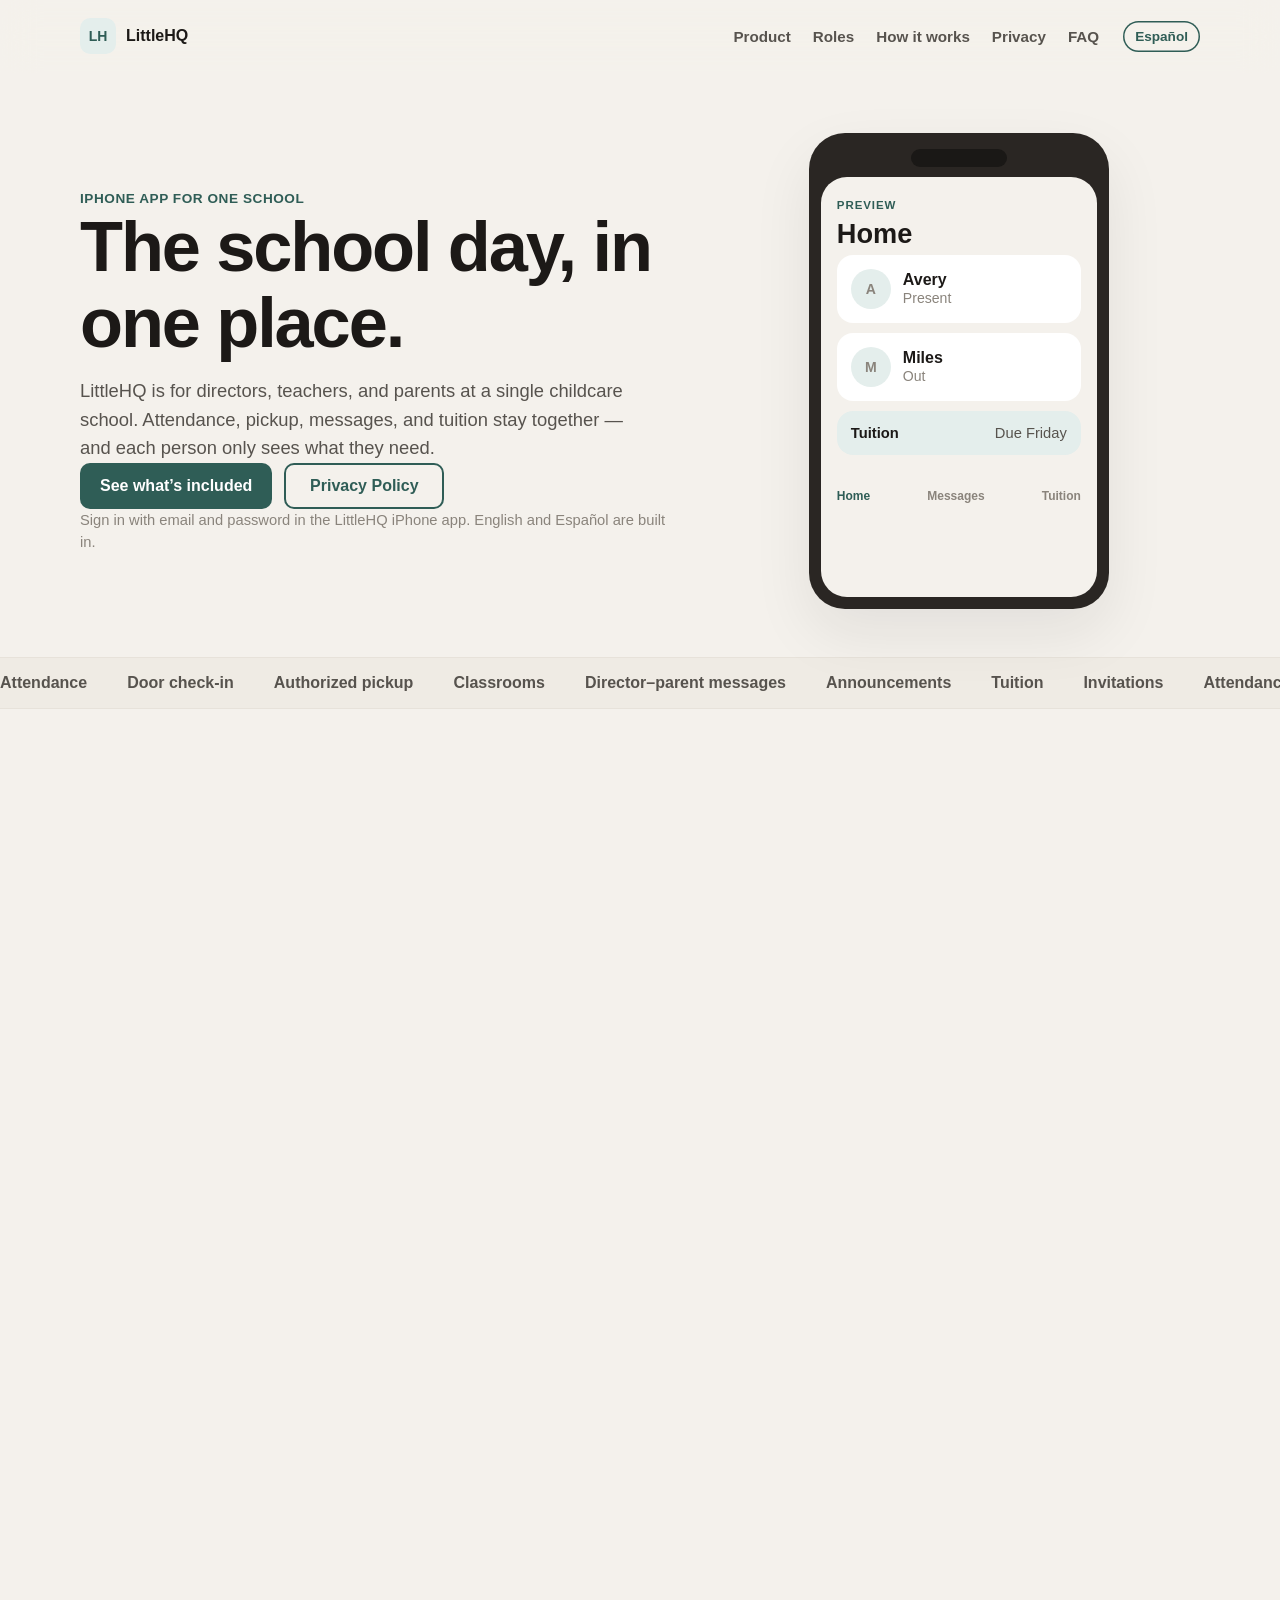
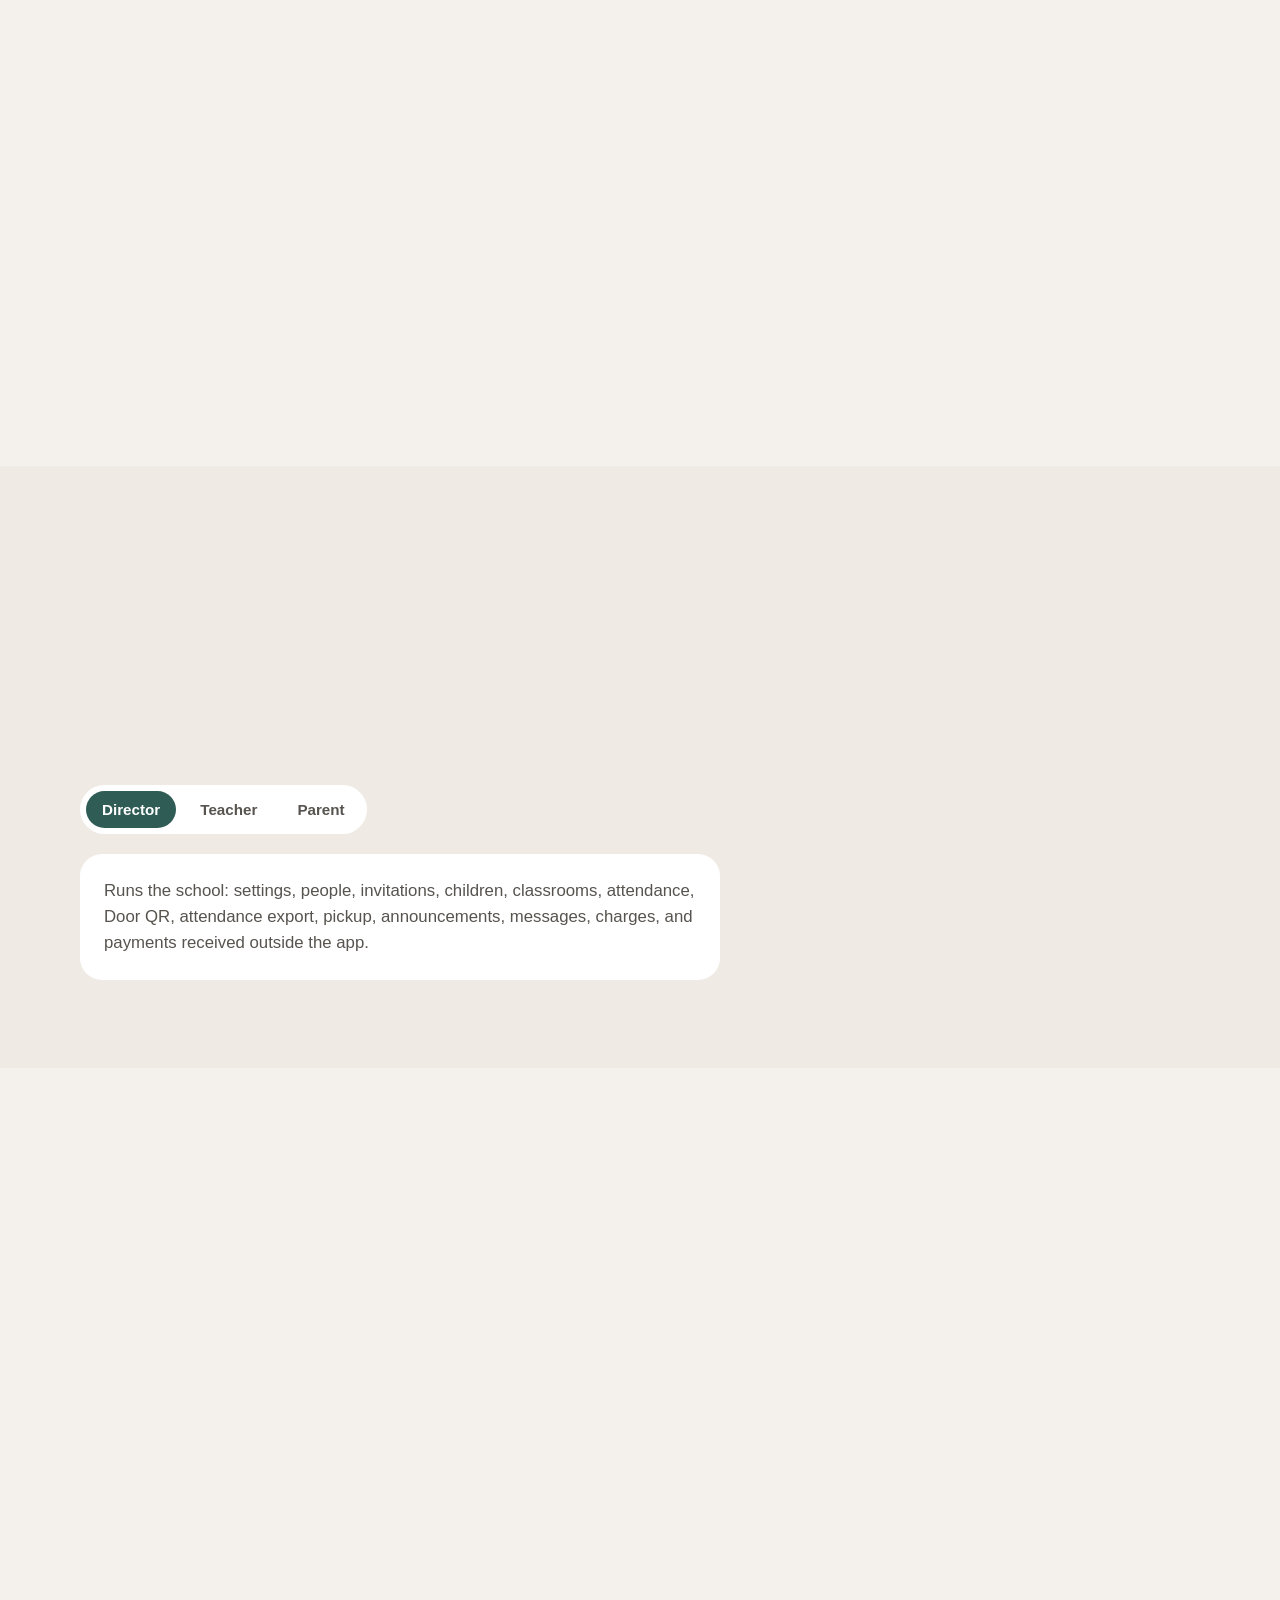
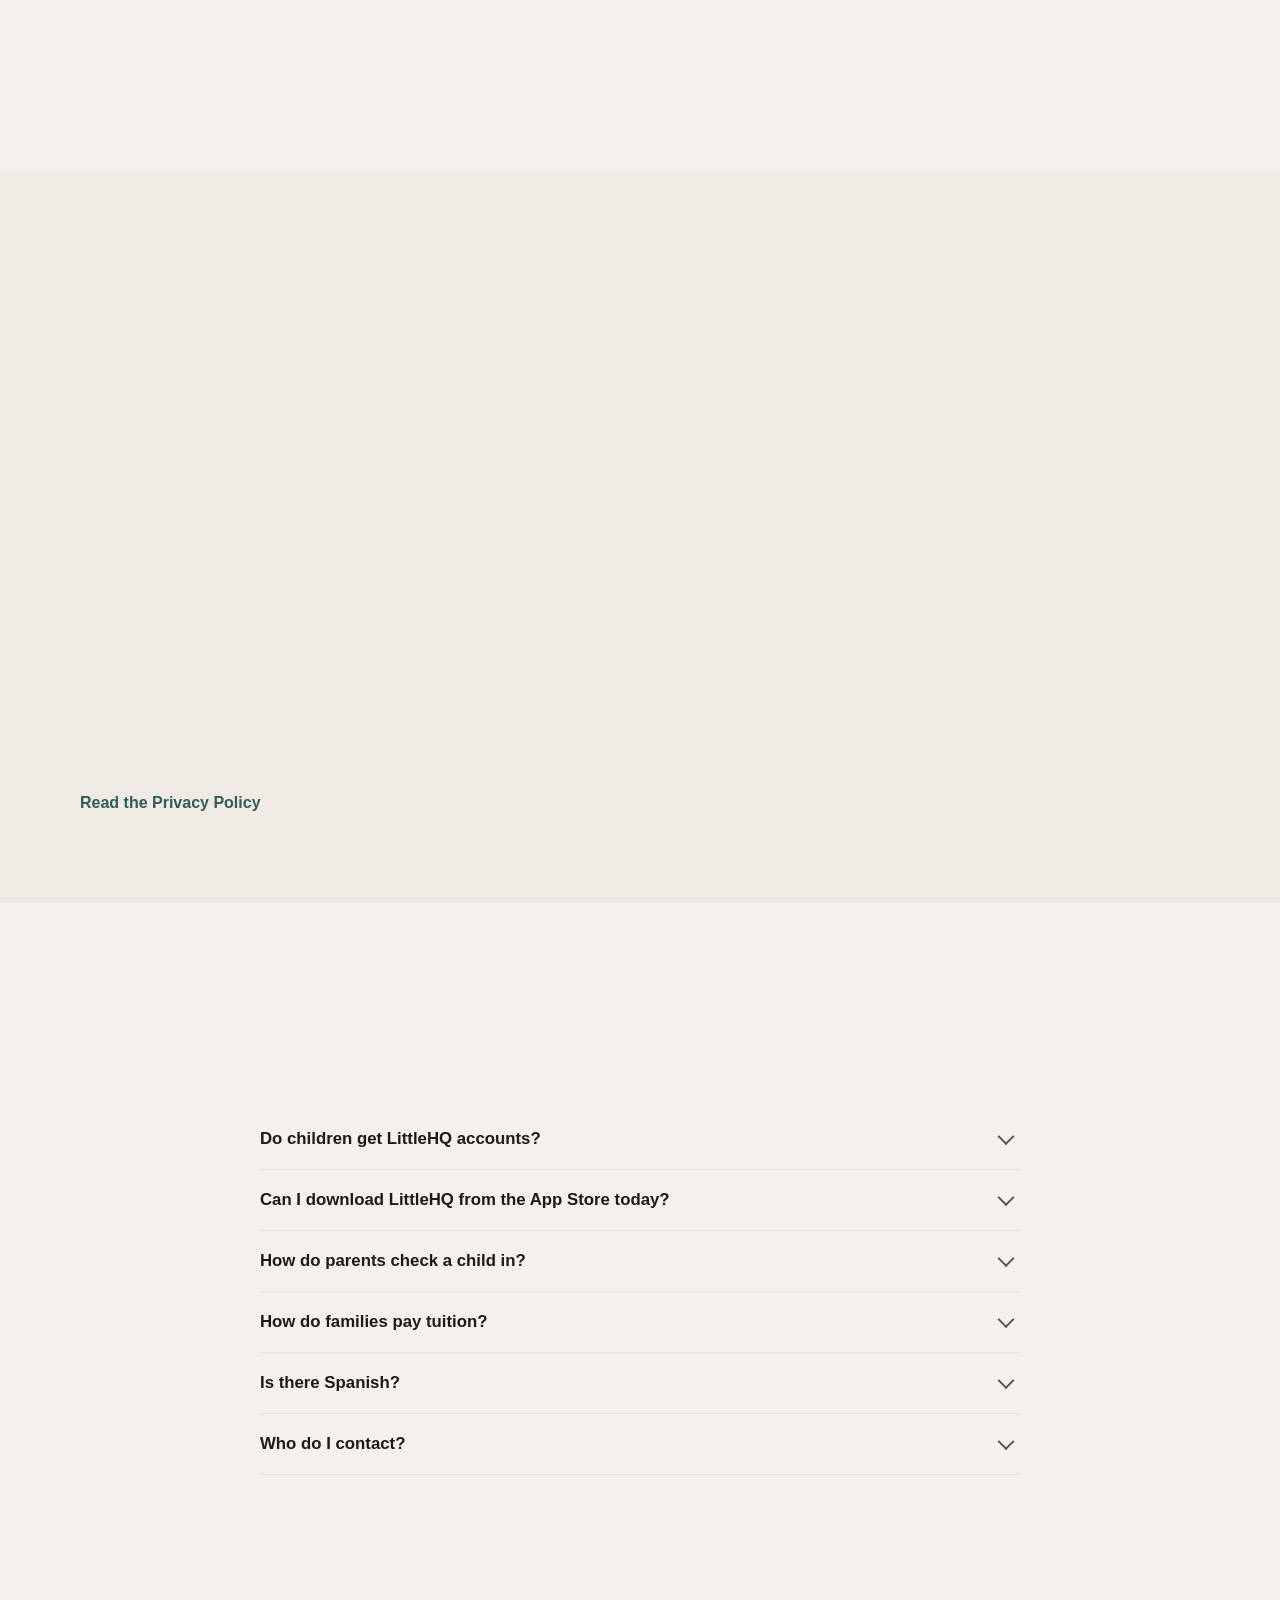
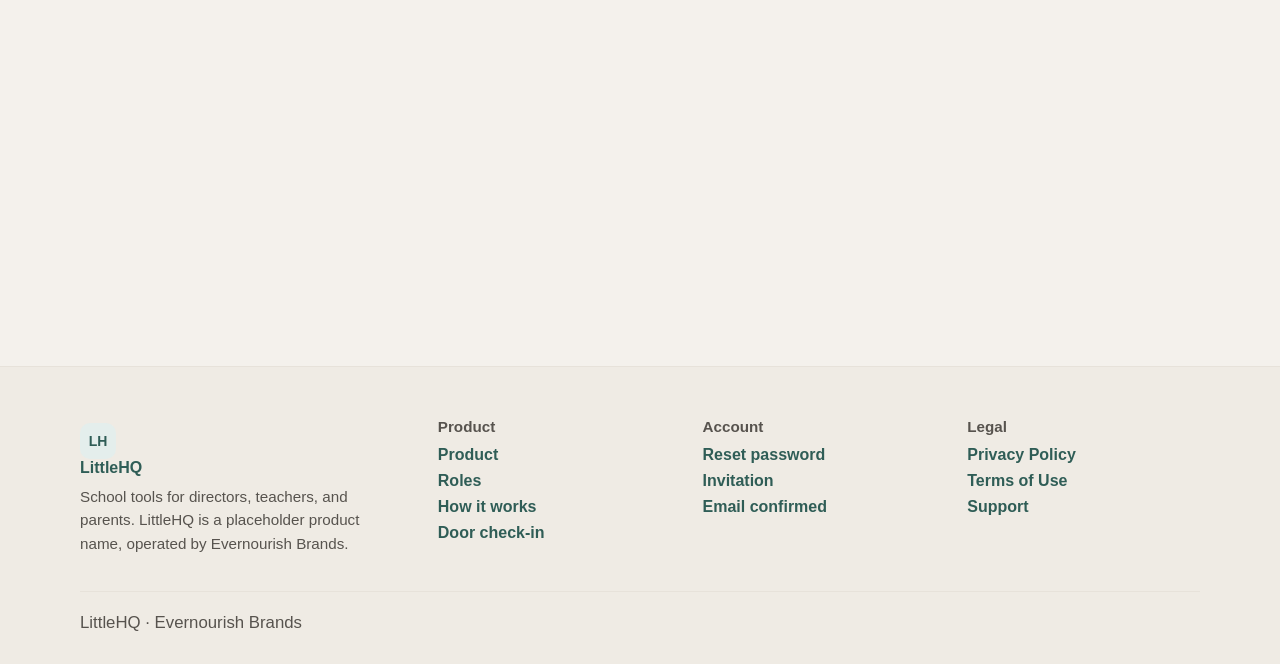
<file: index.html>
<!DOCTYPE html>
<html lang="en">
<head>
  <meta charset="utf-8">
  <meta name="viewport" content="width=device-width, initial-scale=1">
  <meta name="referrer" content="no-referrer">
  <meta name="theme-color" content="#F4F1EC">
  <meta http-equiv="Content-Security-Policy" content="default-src 'none'; style-src 'self'; script-src 'self'; img-src 'self'; base-uri 'self'; form-action 'none'; frame-ancestors 'none'">
  <title>LittleHQ — The school day, in one place</title>
  <meta name="description" content="LittleHQ is the iPhone app for one childcare school. Directors, teachers, and parents share attendance, pickup, messages, and tuition — each person only sees what they need.">
  <meta property="og:title" content="LittleHQ">
  <meta property="og:description" content="The school day, in one place. Attendance, pickup, messages, and tuition for one school.">
  <meta property="og:type" content="website">
  <link rel="icon" href="favicon.svg" type="image/svg+xml">
  <link rel="stylesheet" href="styles.css">
  <link rel="stylesheet" href="site.css">
</head>
<body class="site">
  <a class="skip-link" href="#content" data-i18n="skip">Skip to content</a>

  <header class="site-header">
    <div class="site-wrap header-bar">
      <a class="brand" href="#top">
        <span class="mark brand-mark" aria-hidden="true">LH</span>
        <span>LittleHQ</span>
      </a>
      <nav class="nav-desktop" aria-label="Primary">
        <a href="#product" data-i18n="nav_product">Product</a>
        <a href="#roles" data-i18n="nav_roles">Roles</a>
        <a href="#how" data-i18n="nav_how">How it works</a>
        <a href="#trust" data-i18n="nav_trust">Privacy</a>
        <a href="#faq" data-i18n="nav_faq">FAQ</a>
      </nav>
      <div class="header-actions">
        <button type="button" class="lang-toggle" id="lang-toggle" data-i18n="lang_switch" data-i18n-aria="lang_label">Español</button>
        <button type="button" class="nav-toggle" id="nav-toggle" aria-expanded="false" aria-controls="nav-panel" data-i18n-aria="nav_open">
          <span></span><span></span>
        </button>
      </div>
    </div>
    <div class="nav-panel" id="nav-panel" hidden>
      <a href="#product" data-i18n="nav_product">Product</a>
      <a href="#roles" data-i18n="nav_roles">Roles</a>
      <a href="#how" data-i18n="nav_how">How it works</a>
      <a href="#trust" data-i18n="nav_trust">Privacy</a>
      <a href="#faq" data-i18n="nav_faq">FAQ</a>
    </div>
  </header>

  <main id="content">
    <section class="hero" id="top">
      <div class="site-wrap hero-grid">
        <div class="hero-copy" data-reveal>
          <p class="eyebrow" data-i18n="hero_eyebrow">iPhone app for one school</p>
          <h1 data-i18n="hero_title">The school day, in one place.</h1>
          <p class="hero-lead" data-i18n="hero_lead">LittleHQ is for directors, teachers, and parents at a single childcare school. Attendance, pickup, messages, and tuition stay together — and each person only sees what they need.</p>
          <div class="hero-actions">
            <a class="button site-button" href="#product" data-i18n="hero_primary">See what’s included</a>
            <a class="button site-button site-button-ghost" href="privacy.html" data-i18n="hero_secondary">Privacy Policy</a>
          </div>
          <p class="hero-note" data-i18n="hero_note">Sign in with email and password in the LittleHQ iPhone app. English and Español are built in.</p>
        </div>

        <div class="hero-stage" data-reveal>
          <div class="phone" aria-hidden="true">
            <div class="phone-notch"></div>
            <div class="phone-screen">
              <p class="phone-kicker" data-i18n="preview_label">Preview</p>
              <p class="phone-hello" data-i18n="preview_home">Home</p>
              <div class="phone-card">
                <div class="phone-row">
                  <span class="phone-avatar">A</span>
                  <div>
                    <strong>Avery</strong>
                    <span data-i18n="preview_present">Present</span>
                  </div>
                </div>
              </div>
              <div class="phone-card">
                <div class="phone-row">
                  <span class="phone-avatar">M</span>
                  <div>
                    <strong>Miles</strong>
                    <span data-i18n="preview_out">Out</span>
                  </div>
                </div>
              </div>
              <div class="phone-card phone-card-soft">
                <strong data-i18n="ribbon_billing">Tuition</strong>
                <span data-i18n="preview_due">Due Friday</span>
              </div>
              <div class="phone-tabs">
                <span class="is-on" data-i18n="preview_home">Home</span>
                <span data-i18n="preview_messages">Messages</span>
                <span data-i18n="ribbon_billing">Tuition</span>
              </div>
            </div>
          </div>
        </div>
      </div>
    </section>

    <div class="ribbon" aria-hidden="true">
      <div class="ribbon-track">
        <span data-i18n="ribbon_attendance">Attendance</span>
        <span data-i18n="ribbon_door">Door check-in</span>
        <span data-i18n="ribbon_pickup">Authorized pickup</span>
        <span data-i18n="ribbon_rooms">Classrooms</span>
        <span data-i18n="ribbon_messages">Director–parent messages</span>
        <span data-i18n="ribbon_news">Announcements</span>
        <span data-i18n="ribbon_billing">Tuition</span>
        <span data-i18n="ribbon_people">Invitations</span>
        <span data-i18n="ribbon_export">Attendance export</span>
        <span data-i18n="ribbon_lang">English / Español</span>
        <span data-i18n="ribbon_attendance">Attendance</span>
        <span data-i18n="ribbon_door">Door check-in</span>
        <span data-i18n="ribbon_pickup">Authorized pickup</span>
        <span data-i18n="ribbon_rooms">Classrooms</span>
        <span data-i18n="ribbon_messages">Director–parent messages</span>
        <span data-i18n="ribbon_news">Announcements</span>
        <span data-i18n="ribbon_billing">Tuition</span>
        <span data-i18n="ribbon_people">Invitations</span>
        <span data-i18n="ribbon_export">Attendance export</span>
        <span data-i18n="ribbon_lang">English / Español</span>
      </div>
    </div>

    <section class="section" id="product">
      <div class="site-wrap">
        <header class="section-head" data-reveal>
          <p class="eyebrow" data-i18n="product_eyebrow">What’s in the app</p>
          <h2 data-i18n="product_title">Everything the school needs to run the day.</h2>
          <p data-i18n="product_lead">One school. Three roles. No extra products to bolt on. Teachers never see billing. Parents only see their own children.</p>
        </header>
        <div class="bento">
          <article class="bento-card bento-wide" data-reveal>
            <p class="card-kicker" data-i18n="ribbon_attendance">Attendance</p>
            <h3 data-i18n="card_attendance_title">Check-in that matches the room</h3>
            <p data-i18n="card_attendance_body">Staff check children in and out for today. Parents see their child’s history. Directors can share a spreadsheet of who was present — names of children, not names of staff.</p>
          </article>
          <article class="bento-card" data-reveal>
            <p class="card-kicker" data-i18n="ribbon_door">Door check-in</p>
            <h3 data-i18n="card_door_title">A poster at the door</h3>
            <p data-i18n="card_door_body">Print one Door QR. A parent scans it with Camera, signs in or enters a 6-character code, and attendance records. Another scan within 30 minutes does not check them out. Staff can still check out immediately.</p>
          </article>
          <article class="bento-card" data-reveal>
            <p class="card-kicker" data-i18n="ribbon_pickup">Authorized pickup</p>
            <h3 data-i18n="card_pickup_title">Who is allowed to pick up</h3>
            <p data-i18n="card_pickup_body">Each child has authorized pickup people and how to reach them. Directors and teachers can see the list when someone arrives.</p>
          </article>
          <article class="bento-card" data-reveal>
            <p class="card-kicker" data-i18n="ribbon_rooms">Classrooms</p>
            <h3 data-i18n="card_rooms_title">Classrooms and children</h3>
            <p data-i18n="card_rooms_body">Directors add rooms, assign teachers, and keep children on the right list. Teachers can move a child to another room. They cannot change a child’s name or allergies.</p>
          </article>
          <article class="bento-card" data-reveal>
            <p class="card-kicker" data-i18n="ribbon_messages">Director–parent messages</p>
            <h3 data-i18n="card_messages_title">Messages about that child</h3>
            <p data-i18n="card_messages_body">The director and a parent write on that child’s thread. Teachers do not see those messages. Lock-screen alerts say a new message arrived — not the child’s name, and not the text.</p>
          </article>
          <article class="bento-card" data-reveal>
            <p class="card-kicker" data-i18n="ribbon_news">Announcements</p>
            <h3 data-i18n="card_news_title">Announcements to the right people</h3>
            <p data-i18n="card_news_body">Post to the whole school or one classroom. Teachers and parents see what applies to them. Push alerts stay generic.</p>
          </article>
          <article class="bento-card" data-reveal>
            <p class="card-kicker" data-i18n="ribbon_billing">Tuition</p>
            <h3 data-i18n="card_billing_title">Tuition on the books</h3>
            <p data-i18n="card_billing_body">Directors create charges and record cash, check, or Zelle. Parents see what they owe and can pay by card in the app when card payments are connected. Teachers never see billing.</p>
          </article>
          <article class="bento-card bento-wide" data-reveal>
            <p class="card-kicker" data-i18n="ribbon_people">Invitations</p>
            <h3 data-i18n="card_people_title">Invite the right adults</h3>
            <p data-i18n="card_people_body">Directors send teacher and parent invitations by email. A parent invite is tied to a child. Codes can be replaced or revoked. Nobody creates a child login.</p>
          </article>
        </div>
      </div>
    </section>

    <section class="section section-tint" id="roles">
      <div class="site-wrap">
        <header class="section-head" data-reveal>
          <p class="eyebrow" data-i18n="roles_eyebrow">Three roles</p>
          <h2 data-i18n="roles_title">The same school. Different doors.</h2>
          <p data-i18n="roles_lead">LittleHQ does not show director names to teachers or parents. Role labels are enough.</p>
        </header>
        <div class="role-tabs" role="tablist" aria-label="Roles">
          <button type="button" role="tab" aria-selected="true" class="is-active" data-role-tab="director" data-i18n="role_director">Director</button>
          <button type="button" role="tab" aria-selected="false" data-role-tab="teacher" data-i18n="role_teacher">Teacher</button>
          <button type="button" role="tab" aria-selected="false" data-role-tab="parent" data-i18n="role_parent">Parent</button>
        </div>
        <div class="role-panel" data-role-panel="director">
          <p data-i18n="role_director_body">Runs the school: settings, people, invitations, children, classrooms, attendance, Door QR, attendance export, pickup, announcements, messages, charges, and payments received outside the app.</p>
        </div>
        <div class="role-panel" data-role-panel="teacher" hidden>
          <p data-i18n="role_teacher_body">Sees assigned classrooms, attendance, pickup, announcements, and school info. Checks children in and out. No messaging. No billing. Cannot edit a child’s name or allergies.</p>
        </div>
        <div class="role-panel" data-role-panel="parent" hidden>
          <p data-i18n="role_parent_body">Sees linked children, attendance history, pickup, announcements, messages with the director, and their own charges. Can check in at the door poster. Can leave the school or delete their LittleHQ account.</p>
        </div>
      </div>
    </section>

    <section class="section" id="how">
      <div class="site-wrap">
        <header class="section-head" data-reveal>
          <p class="eyebrow" data-i18n="how_eyebrow">How it works</p>
          <h2 data-i18n="how_title">Set up once. Use it every morning.</h2>
        </header>
        <ol class="steps">
          <li data-reveal>
            <span>1</span>
            <h3 data-i18n="how_1_title">The director opens the school</h3>
            <p data-i18n="how_1_body">Create the school, add classrooms and children, then invite teachers and parents.</p>
          </li>
          <li data-reveal>
            <span>2</span>
            <h3 data-i18n="how_2_title">Adults join with an invitation</h3>
            <p data-i18n="how_2_body">They confirm the invited inbox, create a password, and open LittleHQ on iPhone. Email and password only.</p>
          </li>
          <li data-reveal>
            <span>3</span>
            <h3 data-i18n="how_3_title">The day is recorded where it happens</h3>
            <p data-i18n="how_3_body">Classroom check-in, the door poster, pickup lists, and announcements stay on that day’s record.</p>
          </li>
          <li data-reveal>
            <span>4</span>
            <h3 data-i18n="how_4_title">Families stay current</h3>
            <p data-i18n="how_4_body">Parents see attendance, messages, and charges. Directors keep the books and the roster.</p>
          </li>
        </ol>
      </div>
    </section>

    <section class="section section-tint" id="trust">
      <div class="site-wrap">
        <header class="section-head" data-reveal>
          <p class="eyebrow" data-i18n="trust_eyebrow">Built to stay small</p>
          <h2 data-i18n="trust_title">Each person sees their slice. We don’t sell the rest.</h2>
          <p data-i18n="trust_lead">LittleHQ stores school records so the school can operate safely. We do not sell this information. We do not use it for ads.</p>
        </header>
        <div class="trust-grid">
          <article data-reveal>
            <h3 data-i18n="trust_1_title">Role limits</h3>
            <p data-i18n="trust_1_body">Teachers cannot open billing or director–parent threads. Parents cannot see another family’s child.</p>
          </article>
          <article data-reveal>
            <h3 data-i18n="trust_2_title">Your login</h3>
            <p data-i18n="trust_2_body">Email and password. You can delete your LittleHQ account from the app by typing DELETE.</p>
          </article>
          <article data-reveal>
            <h3 data-i18n="trust_3_title">School history stays</h3>
            <p data-i18n="trust_3_body">Leaving or deleting a login does not erase the school’s shared records. Children’s names, attendance, and payments stay with the school.</p>
          </article>
          <article data-reveal>
            <h3 data-i18n="trust_4_title">Plain-language privacy</h3>
            <p data-i18n="trust_4_body">The Privacy Policy matches what the app stores today. It is not legal advice.</p>
          </article>
        </div>
        <p class="section-link"><a href="privacy.html" data-i18n="trust_privacy">Read the Privacy Policy</a></p>
      </div>
    </section>

    <section class="section" id="faq">
      <div class="site-wrap faq-wrap">
        <header class="section-head" data-reveal>
          <p class="eyebrow" data-i18n="faq_eyebrow">Questions</p>
          <h2 data-i18n="faq_title">Straight answers.</h2>
        </header>
        <div class="faq-list">
          <div class="faq-item">
            <h3><button type="button" aria-expanded="false" data-i18n="faq_1_q">Do children get LittleHQ accounts?</button></h3>
            <div class="faq-answer" hidden><p data-i18n="faq_1_a">No. Only adults sign in: the director, teachers, and parents or guardians. A director or parent enters a child’s information so the school can run the day.</p></div>
          </div>
          <div class="faq-item">
            <h3><button type="button" aria-expanded="false" data-i18n="faq_2_q">Can I download LittleHQ from the App Store today?</button></h3>
            <div class="faq-answer" hidden><p data-i18n="faq_2_a">LittleHQ is an iPhone app. Public App Store listing comes later. People at a school that already uses LittleHQ sign in with the email the director invited.</p></div>
          </div>
          <div class="faq-item">
            <h3><button type="button" aria-expanded="false" data-i18n="faq_3_q">How do parents check a child in?</button></h3>
            <div class="faq-answer" hidden><p data-i18n="faq_3_a">Staff can check in from the classroom. Parents can also scan the school’s Door QR with Camera, then sign in or enter a 6-character door code. A second parent scan within 30 minutes does not check the child out.</p></div>
          </div>
          <div class="faq-item">
            <h3><button type="button" aria-expanded="false" data-i18n="faq_4_q">How do families pay tuition?</button></h3>
            <div class="faq-answer" hidden><p data-i18n="faq_4_a">The director creates a charge. They can record cash, check, or Zelle. Parents see what they owe in Billing. Card checkout in the app is used when the school has card payments connected.</p></div>
          </div>
          <div class="faq-item">
            <h3><button type="button" aria-expanded="false" data-i18n="faq_5_q">Is there Spanish?</button></h3>
            <div class="faq-answer" hidden><p data-i18n="faq_5_a">Yes. Directors, teachers, and parents can switch English and Español in Account.</p></div>
          </div>
          <div class="faq-item">
            <h3><button type="button" aria-expanded="false" data-i18n="faq_6_q">Who do I contact?</button></h3>
            <div class="faq-answer" hidden><p data-i18n="faq_6_a">For your school’s records, message the director in LittleHQ. This website is also linked from Sign in and Account in the app.</p></div>
          </div>
        </div>
      </div>
    </section>

    <section class="close" id="get-started">
      <div class="site-wrap close-card" data-reveal>
        <h2 data-i18n="close_title">Open LittleHQ on iPhone.</h2>
        <p data-i18n="close_lead">If you already have an invitation, confirm your email and sign in. If you need a reset, use the same inbox the school has on file.</p>
        <div class="hero-actions">
          <a class="button site-button" href="reset.html" data-i18n="close_primary">Reset password</a>
          <a class="button site-button site-button-ghost" href="privacy.html" data-i18n="close_secondary">Privacy Policy</a>
        </div>
      </div>
    </section>
  </main>

  <footer class="site-footer">
    <div class="site-wrap footer-grid">
      <div>
        <a class="brand footer-brand" href="#top">
          <span class="mark brand-mark" aria-hidden="true">LH</span>
          <span>LittleHQ</span>
        </a>
        <p data-i18n="footer_blurb">School tools for directors, teachers, and parents. LittleHQ is a placeholder product name, operated by Evernourish Brands.</p>
      </div>
      <div>
        <p class="footer-label" data-i18n="footer_product">Product</p>
        <a href="#product" data-i18n="nav_product">Product</a>
        <a href="#roles" data-i18n="nav_roles">Roles</a>
        <a href="#how" data-i18n="nav_how">How it works</a>
        <a href="door.html" data-i18n="footer_door">Door check-in</a>
      </div>
      <div>
        <p class="footer-label" data-i18n="footer_account">Account</p>
        <a href="reset.html" data-i18n="footer_reset">Reset password</a>
        <a href="invite.html" data-i18n="footer_invite">Invitation</a>
        <a href="confirmed.html" data-i18n="footer_confirm">Email confirmed</a>
      </div>
      <div>
        <p class="footer-label" data-i18n="footer_legal">Legal</p>
        <a href="privacy.html" data-i18n="footer_privacy">Privacy Policy</a>
        <a href="terms.html" data-i18n="footer_terms">Terms of Use</a>
        <a href="support.html" data-i18n="footer_support">Support</a>
      </div>
    </div>
    <div class="site-wrap footer-end">
      <p><span data-i18n="footer_copy">LittleHQ</span> · Evernourish Brands</p>
    </div>
  </footer>

  <script src="site.js"></script>
</body>
</html>
</file>
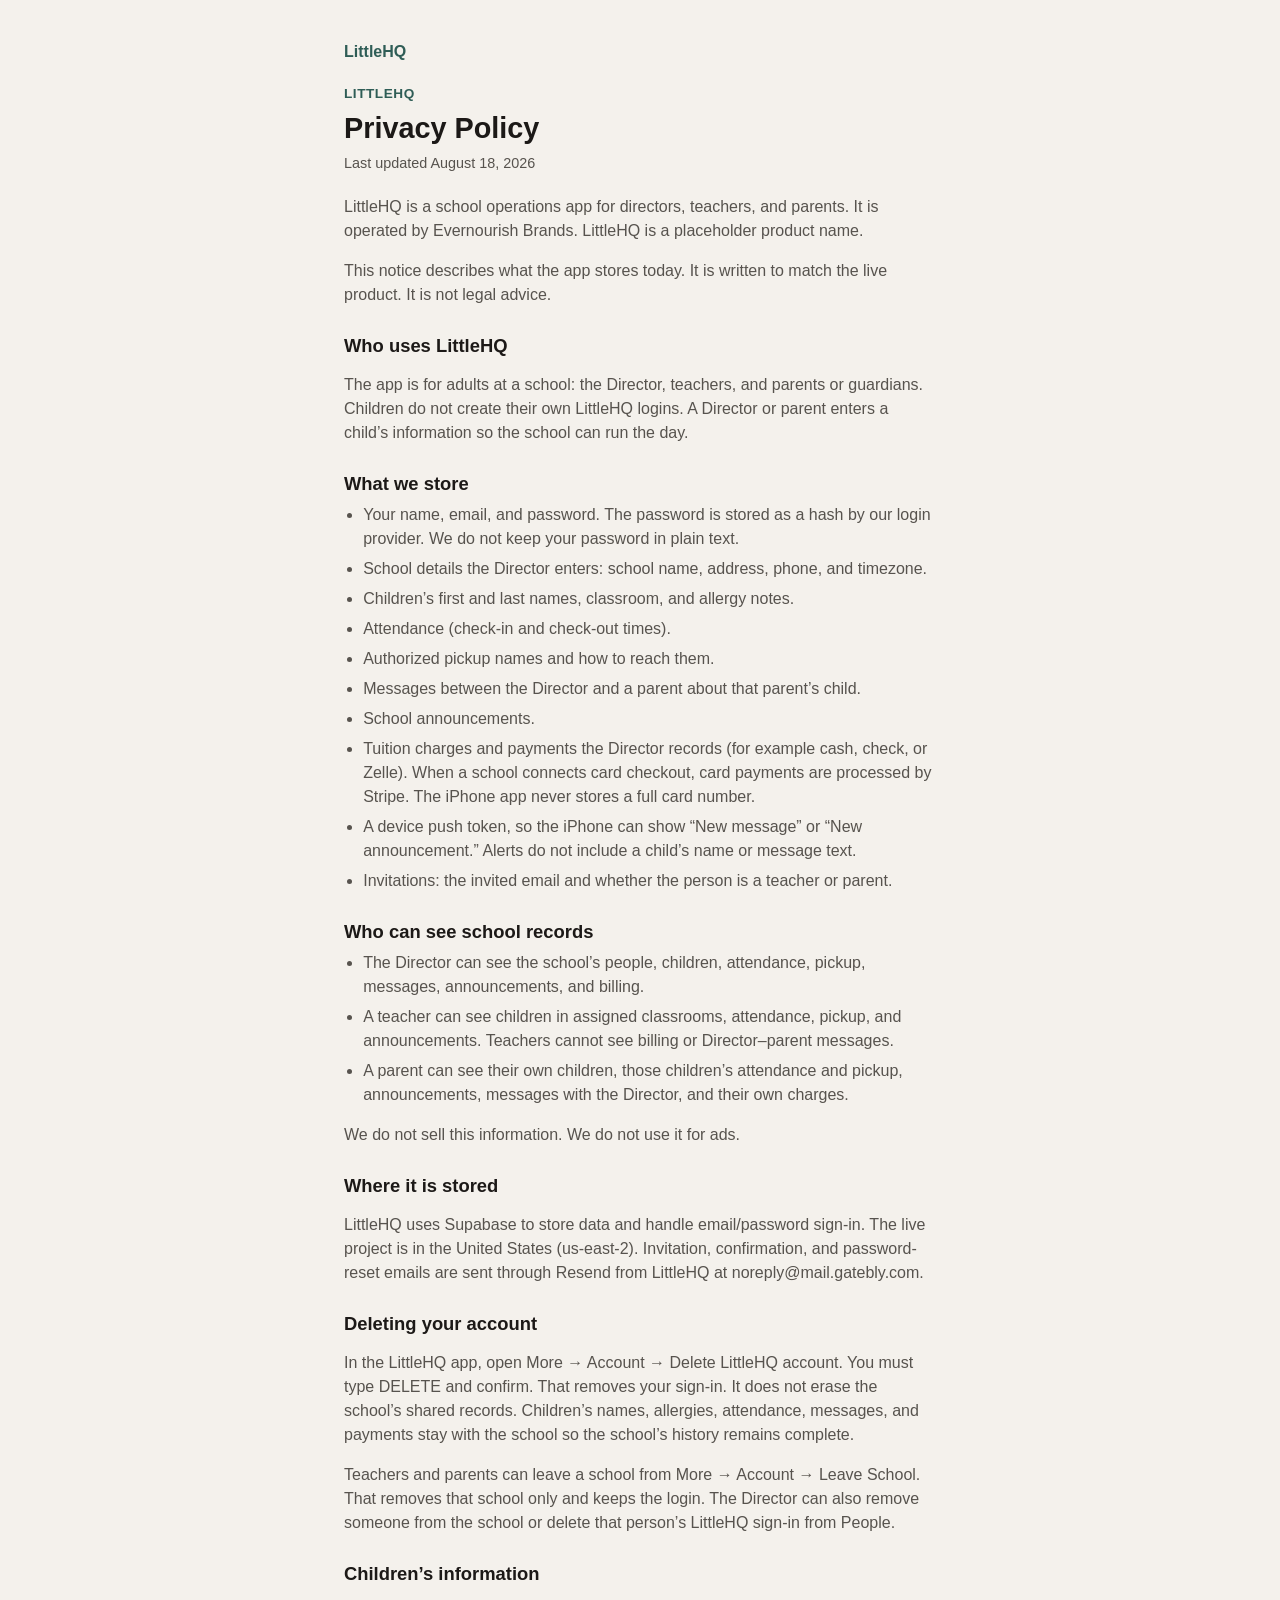
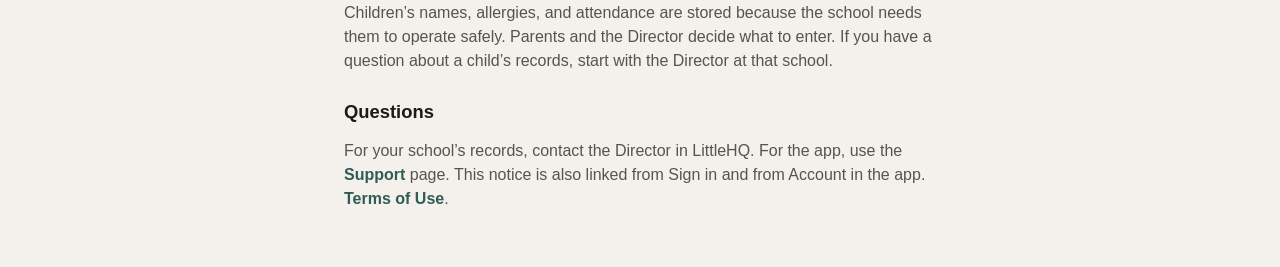
<file: privacy.html>
<!DOCTYPE html>
<html lang="en">
<head>
  <meta charset="utf-8">
  <meta name="viewport" content="width=device-width, initial-scale=1">
  <meta name="referrer" content="no-referrer">
  <meta http-equiv="Content-Security-Policy" content="default-src 'none'; style-src 'self'; img-src 'self'; base-uri 'self'; form-action 'none'; frame-ancestors 'none'">
  <title>Privacy Policy · LittleHQ</title>
  <link rel="stylesheet" href="styles.css">
</head>
<body>
  <main class="legal">
    <p class="legal-nav"><a href="index.html">LittleHQ</a></p>
    <p class="eyebrow">LittleHQ</p>
    <h1>Privacy Policy</h1>
    <p class="updated">Last updated August 18, 2026</p>
    <p>LittleHQ is a school operations app for directors, teachers, and parents. It is operated by Evernourish Brands. LittleHQ is a placeholder product name.</p>
    <p>This notice describes what the app stores today. It is written to match the live product. It is not legal advice.</p>

    <h2>Who uses LittleHQ</h2>
    <p>The app is for adults at a school: the Director, teachers, and parents or guardians. Children do not create their own LittleHQ logins. A Director or parent enters a child’s information so the school can run the day.</p>

    <h2>What we store</h2>
    <ul>
      <li>Your name, email, and password. The password is stored as a hash by our login provider. We do not keep your password in plain text.</li>
      <li>School details the Director enters: school name, address, phone, and timezone.</li>
      <li>Children’s first and last names, classroom, and allergy notes.</li>
      <li>Attendance (check-in and check-out times).</li>
      <li>Authorized pickup names and how to reach them.</li>
      <li>Messages between the Director and a parent about that parent’s child.</li>
      <li>School announcements.</li>
      <li>Tuition charges and payments the Director records (for example cash, check, or Zelle). When a school connects card checkout, card payments are processed by Stripe. The iPhone app never stores a full card number.</li>
      <li>A device push token, so the iPhone can show “New message” or “New announcement.” Alerts do not include a child’s name or message text.</li>
      <li>Invitations: the invited email and whether the person is a teacher or parent.</li>
    </ul>

    <h2>Who can see school records</h2>
    <ul>
      <li>The Director can see the school’s people, children, attendance, pickup, messages, announcements, and billing.</li>
      <li>A teacher can see children in assigned classrooms, attendance, pickup, and announcements. Teachers cannot see billing or Director–parent messages.</li>
      <li>A parent can see their own children, those children’s attendance and pickup, announcements, messages with the Director, and their own charges.</li>
    </ul>
    <p>We do not sell this information. We do not use it for ads.</p>

    <h2>Where it is stored</h2>
    <p>LittleHQ uses Supabase to store data and handle email/password sign-in. The live project is in the United States (us-east-2). Invitation, confirmation, and password-reset emails are sent through Resend from LittleHQ at noreply@mail.gatebly.com.</p>

    <h2>Deleting your account</h2>
    <p>In the LittleHQ app, open More → Account → Delete LittleHQ account. You must type DELETE and confirm. That removes your sign-in. It does not erase the school’s shared records. Children’s names, allergies, attendance, messages, and payments stay with the school so the school’s history remains complete.</p>
    <p>Teachers and parents can leave a school from More → Account → Leave School. That removes that school only and keeps the login. The Director can also remove someone from the school or delete that person’s LittleHQ sign-in from People.</p>

    <h2>Children’s information</h2>
    <p>Children’s names, allergies, and attendance are stored because the school needs them to operate safely. Parents and the Director decide what to enter. If you have a question about a child’s records, start with the Director at that school.</p>

    <h2>Questions</h2>
    <p>For your school’s records, contact the Director in LittleHQ. For the app, use the <a href="support.html">Support</a> page. This notice is also linked from Sign in and from Account in the app. <a href="terms.html">Terms of Use</a>.</p>
  </main>
</body>
</html>
</file>
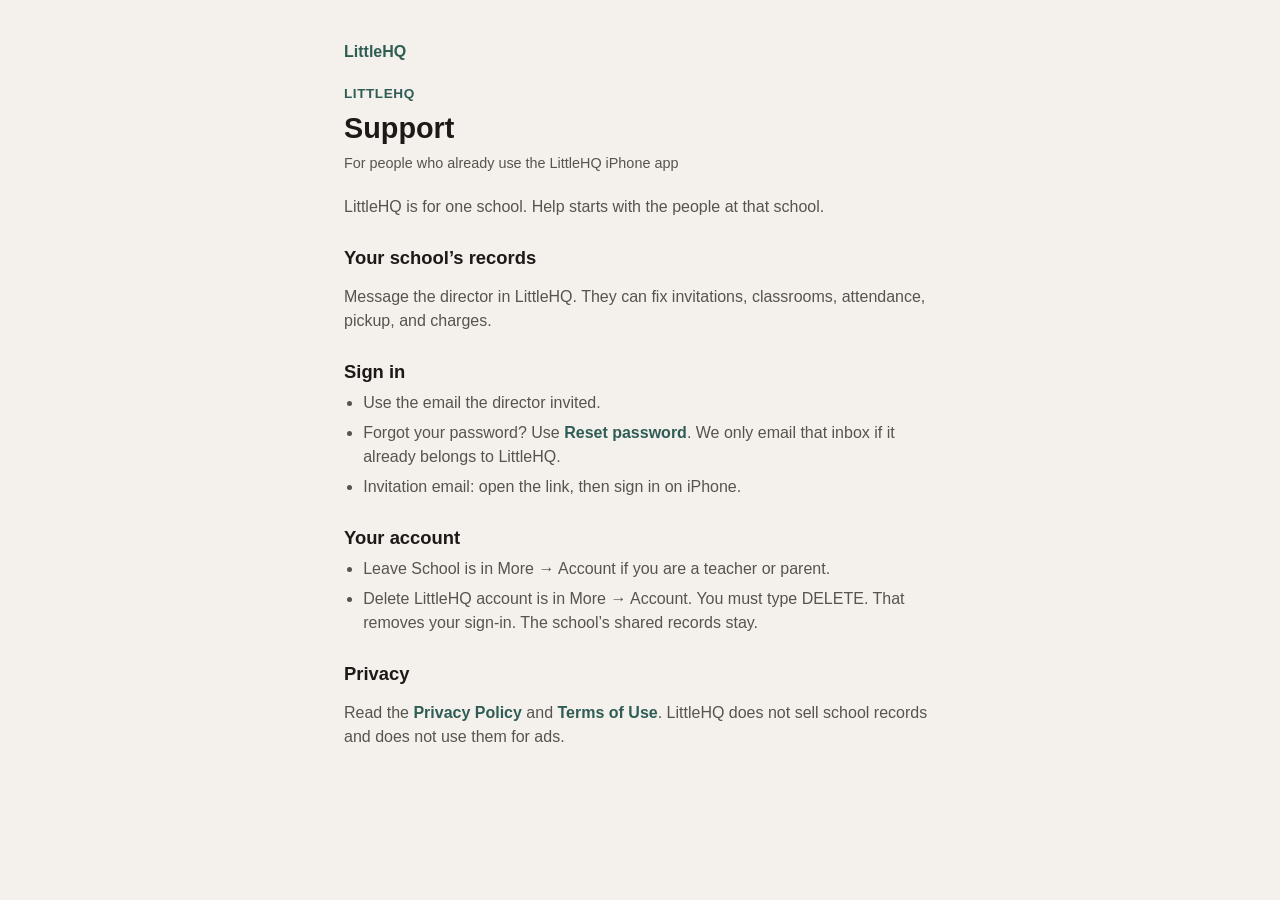
<file: support.html>
<!DOCTYPE html>
<html lang="en">
<head>
  <meta charset="utf-8">
  <meta name="viewport" content="width=device-width, initial-scale=1">
  <meta name="referrer" content="no-referrer">
  <meta http-equiv="Content-Security-Policy" content="default-src 'none'; style-src 'self'; img-src 'self'; base-uri 'self'; form-action 'none'; frame-ancestors 'none'">
  <title>Support · LittleHQ</title>
  <link rel="stylesheet" href="styles.css">
</head>
<body>
  <main class="legal">
    <p class="legal-nav"><a href="index.html">LittleHQ</a></p>
    <p class="eyebrow">LittleHQ</p>
    <h1>Support</h1>
    <p class="updated">For people who already use the LittleHQ iPhone app</p>
    <p>LittleHQ is for one school. Help starts with the people at that school.</p>

    <h2>Your school’s records</h2>
    <p>Message the director in LittleHQ. They can fix invitations, classrooms, attendance, pickup, and charges.</p>

    <h2>Sign in</h2>
    <ul>
      <li>Use the email the director invited.</li>
      <li>Forgot your password? Use <a href="reset.html">Reset password</a>. We only email that inbox if it already belongs to LittleHQ.</li>
      <li>Invitation email: open the link, then sign in on iPhone.</li>
    </ul>

    <h2>Your account</h2>
    <ul>
      <li>Leave School is in More → Account if you are a teacher or parent.</li>
      <li>Delete LittleHQ account is in More → Account. You must type DELETE. That removes your sign-in. The school’s shared records stay.</li>
    </ul>

    <h2>Privacy</h2>
    <p>Read the <a href="privacy.html">Privacy Policy</a> and <a href="terms.html">Terms of Use</a>. LittleHQ does not sell school records and does not use them for ads.</p>
  </main>
</body>
</html>
</file>
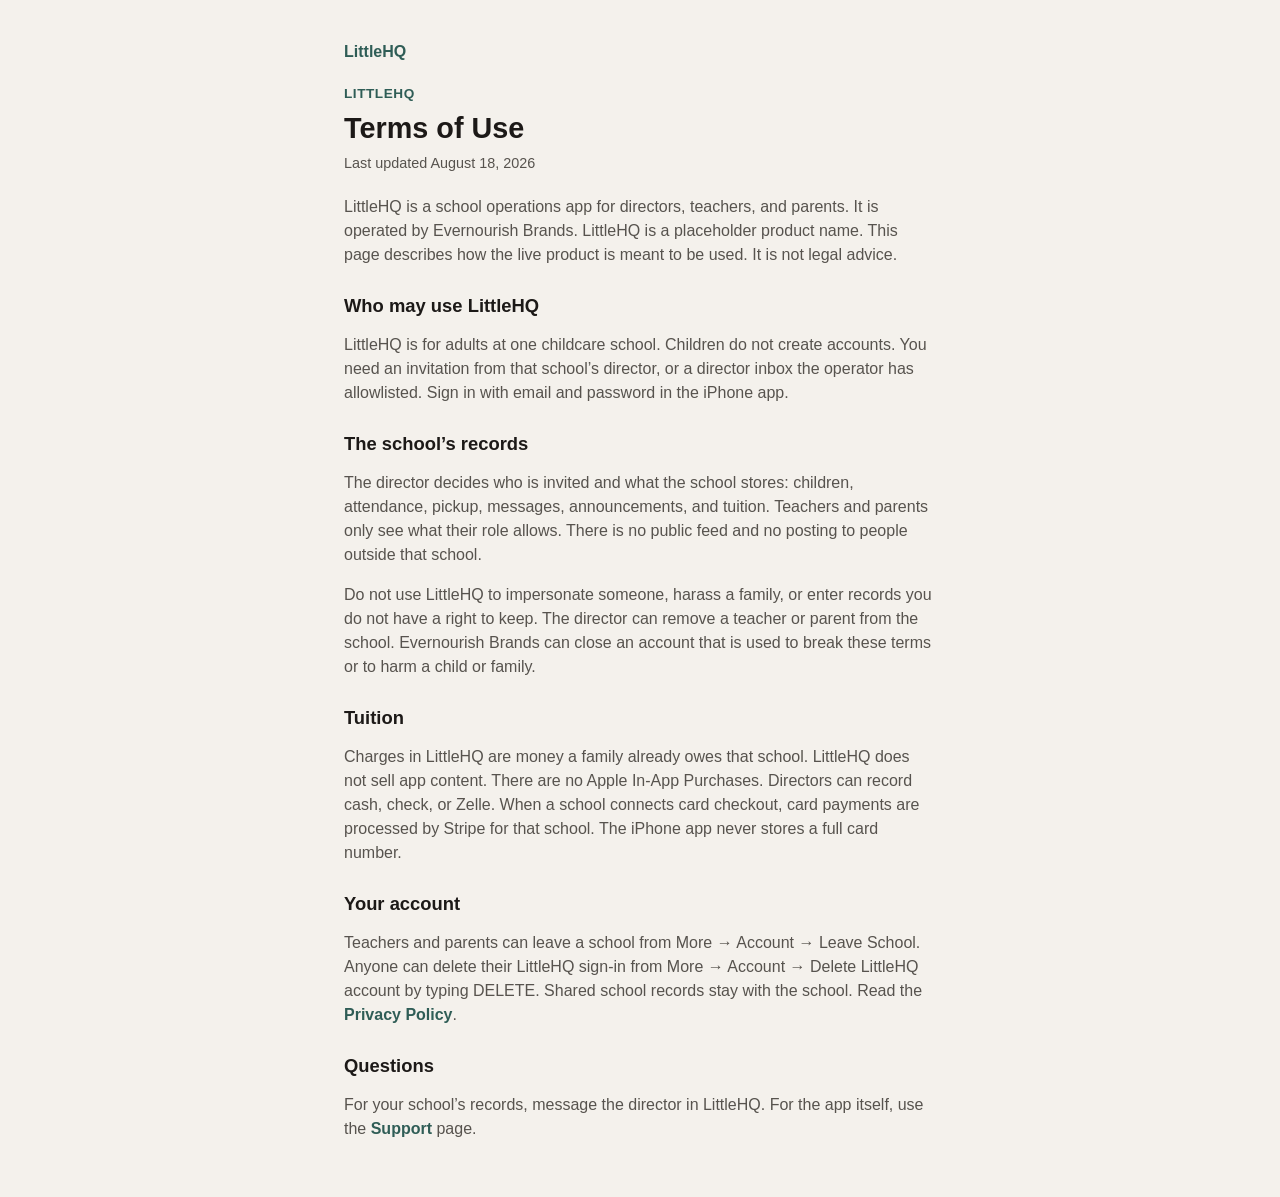
<file: terms.html>
<!DOCTYPE html>
<html lang="en">
<head>
  <meta charset="utf-8">
  <meta name="viewport" content="width=device-width, initial-scale=1">
  <meta name="referrer" content="no-referrer">
  <meta http-equiv="Content-Security-Policy" content="default-src 'none'; style-src 'self'; img-src 'self'; base-uri 'self'; form-action 'none'; frame-ancestors 'none'">
  <title>Terms of Use · LittleHQ</title>
  <link rel="stylesheet" href="styles.css">
</head>
<body>
  <main class="legal">
    <p class="legal-nav"><a href="index.html">LittleHQ</a></p>
    <p class="eyebrow">LittleHQ</p>
    <h1>Terms of Use</h1>
    <p class="updated">Last updated August 18, 2026</p>
    <p>LittleHQ is a school operations app for directors, teachers, and parents. It is operated by Evernourish Brands. LittleHQ is a placeholder product name. This page describes how the live product is meant to be used. It is not legal advice.</p>

    <h2>Who may use LittleHQ</h2>
    <p>LittleHQ is for adults at one childcare school. Children do not create accounts. You need an invitation from that school’s director, or a director inbox the operator has allowlisted. Sign in with email and password in the iPhone app.</p>

    <h2>The school’s records</h2>
    <p>The director decides who is invited and what the school stores: children, attendance, pickup, messages, announcements, and tuition. Teachers and parents only see what their role allows. There is no public feed and no posting to people outside that school.</p>
    <p>Do not use LittleHQ to impersonate someone, harass a family, or enter records you do not have a right to keep. The director can remove a teacher or parent from the school. Evernourish Brands can close an account that is used to break these terms or to harm a child or family.</p>

    <h2>Tuition</h2>
    <p>Charges in LittleHQ are money a family already owes that school. LittleHQ does not sell app content. There are no Apple In-App Purchases. Directors can record cash, check, or Zelle. When a school connects card checkout, card payments are processed by Stripe for that school. The iPhone app never stores a full card number.</p>

    <h2>Your account</h2>
    <p>Teachers and parents can leave a school from More → Account → Leave School. Anyone can delete their LittleHQ sign-in from More → Account → Delete LittleHQ account by typing DELETE. Shared school records stay with the school. Read the <a href="privacy.html">Privacy Policy</a>.</p>

    <h2>Questions</h2>
    <p>For your school’s records, message the director in LittleHQ. For the app itself, use the <a href="support.html">Support</a> page.</p>
  </main>
</body>
</html>
</file>
<file: styles.css>
:root {
  --background: #f4f1ec;
  --surface: #ffffff;
  --ink: #1c1917;
  --ink-secondary: #57534e;
  --accent: #2f5d56;
  --accent-soft: #e4eeec;
  --danger: #b42318;
  --danger-soft: #fdecec;
  --radius: 10px;
}

* { box-sizing: border-box; }

body {
  margin: 0;
  min-height: 100vh;
  font-family: -apple-system, BlinkMacSystemFont, "Segoe UI", sans-serif;
  background: var(--background);
  color: var(--ink);
}

main {
  max-width: 28rem;
  margin: 0 auto;
  padding: 40px 24px;
}

.mark {
  width: 72px;
  height: 72px;
  display: grid;
  place-items: center;
  margin: 0 auto 16px;
  border-radius: 16px;
  background: var(--accent-soft);
  color: var(--accent);
  font-size: 28px;
  font-weight: 600;
}

h1 {
  margin: 0 0 12px;
  font-size: 2rem;
  text-align: center;
}

.lead, p {
  color: var(--ink-secondary);
  line-height: 1.5;
}

.lead { text-align: center; margin: 0 0 24px; }

label {
  display: block;
  font-size: 0.9rem;
  font-weight: 600;
  color: var(--ink-secondary);
  margin: 0 0 6px;
}

input {
  width: 100%;
  padding: 14px 16px;
  border: 0;
  border-radius: var(--radius);
  background: var(--surface);
  font-size: 1rem;
  margin-bottom: 16px;
}

button, .button {
  display: block;
  width: 100%;
  padding: 14px 16px;
  border: 0;
  border-radius: var(--radius);
  background: var(--accent);
  color: #fff;
  font-size: 1rem;
  font-weight: 600;
  text-align: center;
  text-decoration: none;
  cursor: pointer;
}

button:disabled {
  opacity: 0.5;
  cursor: default;
}

.notice {
  padding: 14px 16px;
  border-radius: var(--radius);
  margin-bottom: 16px;
}

.notice.error {
  background: var(--danger-soft);
  color: var(--danger);
}

.notice.info {
  background: var(--accent-soft);
  color: var(--ink-secondary);
}

.hint {
  font-size: 0.9rem;
  margin: -8px 0 16px;
}

.hidden { display: none; }

main.legal {
  max-width: 40rem;
}

main.legal h1 {
  text-align: left;
  font-size: 1.8rem;
}

main.legal h2 {
  margin: 28px 0 8px;
  font-size: 1.15rem;
  color: var(--ink);
}

main.legal ul {
  margin: 0 0 16px;
  padding-left: 1.2rem;
  color: var(--ink-secondary);
  line-height: 1.5;
}

main.legal li { margin-bottom: 6px; }

main.legal a {
  color: var(--accent);
  font-weight: 600;
  text-decoration: none;
}

.legal-nav {
  margin: 0 0 20px;
}

.legal-nav a {
  color: var(--accent);
  font-weight: 600;
  text-decoration: none;
}

.eyebrow {
  margin: 0 0 8px;
  font-size: 0.85rem;
  font-weight: 600;
  letter-spacing: 0.04em;
  text-transform: uppercase;
  color: var(--accent);
  text-align: left;
}

.updated {
  margin: -4px 0 20px;
  font-size: 0.9rem;
  color: var(--ink-secondary);
}

.footer-link {
  margin-top: 24px;
  text-align: center;
}

.footer-link a {
  color: var(--accent);
  font-weight: 600;
  text-decoration: none;
}

.or-divider {
  text-align: center;
  margin: 8px 0 20px;
  color: var(--ink-secondary);
  font-weight: 600;
}

button.secondary {
  background: var(--surface);
  color: var(--accent);
  box-shadow: inset 0 0 0 2px var(--accent);
}

.child-card {
  background: var(--surface);
  border-radius: var(--radius);
  padding: 16px;
  margin-bottom: 12px;
}

.child-name {
  margin: 0 0 4px;
  color: var(--ink);
  font-size: 1.1rem;
  font-weight: 600;
}

.child-status {
  margin: 0 0 12px;
  color: var(--ink-secondary);
}

.row-actions {
  display: grid;
  gap: 8px;
}

.row-actions button {
  margin: 0;
}
</file>
<file: site.css>
/* Marketing homepage. Auth pages keep using styles.css only. */

.site {
  --ink-muted: #8a847c;
  --present: #2f7d4a;
  --present-soft: #e8f4ec;
  --divider: #e7e2da;
  --shadow: 0 24px 60px rgba(28, 25, 23, 0.08);
  overflow-x: hidden;
}

.site main {
  max-width: none;
  margin: 0;
  padding: 0;
}

.site h1,
.site h2,
.site h3 {
  text-align: left;
  color: var(--ink);
  letter-spacing: -0.03em;
  line-height: 1.08;
}

.site h1 {
  margin: 0 0 16px;
  font-size: clamp(2.4rem, 6vw, 4.4rem);
  font-weight: 600;
}

.site h2 {
  margin: 0 0 12px;
  font-size: clamp(1.8rem, 4vw, 2.8rem);
  font-weight: 600;
}

.site h3 {
  margin: 0 0 8px;
  font-size: 1.2rem;
  font-weight: 600;
}

.site p {
  margin: 0;
}

.site a:focus-visible,
.site button:focus-visible {
  outline: 3px solid var(--accent);
  outline-offset: 3px;
}

.skip-link {
  position: absolute;
  left: 16px;
  top: -48px;
  z-index: 80;
  padding: 10px 14px;
  background: var(--accent);
  color: #fff;
  font-weight: 600;
  text-decoration: none;
  border-radius: 8px;
}

.skip-link:focus {
  top: 16px;
}

.site-wrap {
  width: min(1120px, calc(100% - 40px));
  margin: 0 auto;
}

.site-header {
  position: sticky;
  top: 0;
  z-index: 40;
  background: rgba(244, 241, 236, 0.72);
  backdrop-filter: saturate(1.4) blur(18px);
  -webkit-backdrop-filter: saturate(1.4) blur(18px);
  border-bottom: 1px solid transparent;
}

.site-header.is-scrolled {
  border-bottom-color: var(--divider);
}

.header-bar {
  display: flex;
  align-items: center;
  gap: 24px;
  min-height: 72px;
}

.brand {
  display: inline-flex;
  align-items: center;
  gap: 10px;
  color: var(--ink);
  font-weight: 600;
  text-decoration: none;
}

.brand-mark {
  width: 36px;
  height: 36px;
  margin: 0;
  font-size: 14px;
  border-radius: 10px;
}

.nav-desktop {
  display: none;
  gap: 22px;
  margin-left: auto;
}

.nav-desktop a,
.nav-panel a {
  color: var(--ink-secondary);
  text-decoration: none;
  font-weight: 600;
  font-size: 0.95rem;
}

.nav-desktop a:hover,
.nav-panel a:hover {
  color: var(--ink);
}

.header-actions {
  display: flex;
  align-items: center;
  gap: 8px;
  margin-left: auto;
}

.nav-desktop + .header-actions {
  margin-left: 0;
}

.lang-toggle {
  width: auto;
  padding: 8px 12px;
  background: transparent;
  color: var(--accent);
  box-shadow: inset 0 0 0 1.5px var(--accent);
  border-radius: 999px;
  font-size: 0.85rem;
}

.nav-toggle {
  width: 44px;
  height: 44px;
  padding: 0;
  background: transparent;
  display: grid;
  place-items: center;
  gap: 6px;
}

.nav-toggle span {
  display: block;
  width: 18px;
  height: 2px;
  background: var(--ink);
}

.nav-panel {
  display: grid;
  gap: 4px;
  padding: 8px 20px 20px;
  border-top: 1px solid var(--divider);
  background: var(--background);
}

.nav-panel a {
  padding: 12px 0;
}

@media (min-width: 880px) {
  .nav-desktop {
    display: flex;
  }

  .nav-toggle,
  .nav-panel {
    display: none !important;
  }

  .header-actions {
    margin-left: 0;
  }
}

.hero {
  padding: 36px 0 20px;
}

.hero-grid {
  display: grid;
  gap: 48px;
  align-items: center;
}

.hero-lead,
.section-head p,
.role-panel p,
.bento-card p,
.steps p,
.trust-grid p,
.faq-answer p,
.close-card p,
.site-footer p {
  color: var(--ink-secondary);
  line-height: 1.55;
  font-size: 1.05rem;
}

.hero-lead {
  max-width: 36rem;
  margin-bottom: 28px;
  font-size: 1.15rem;
}

.hero-actions {
  display: flex;
  flex-wrap: wrap;
  gap: 12px;
}

.site .site-button {
  width: auto;
  min-width: 10rem;
  padding: 14px 20px;
}

.site-button-ghost {
  background: transparent;
  color: var(--accent);
  box-shadow: inset 0 0 0 2px var(--accent);
}

.hero-note {
  margin-top: 18px;
  color: var(--ink-muted);
  font-size: 0.92rem;
}

.hero-stage {
  display: grid;
  justify-items: center;
}

.phone {
  width: min(300px, 100%);
  border-radius: 36px;
  padding: 12px;
  background: #2a2623;
  box-shadow: var(--shadow);
}

.phone-notch {
  width: 96px;
  height: 18px;
  margin: 4px auto 10px;
  border-radius: 999px;
  background: #1a1816;
}

.phone-screen {
  min-height: 420px;
  padding: 20px 16px 16px;
  border-radius: 26px;
  background: var(--background);
}

.phone-kicker {
  margin: 0 0 6px;
  font-size: 0.72rem;
  font-weight: 600;
  letter-spacing: 0.08em;
  text-transform: uppercase;
  color: var(--accent);
}

.phone-hello {
  margin: 0 0 16px;
  font-size: 1.7rem;
  font-weight: 600;
  color: var(--ink);
}

.phone-card {
  background: var(--surface);
  border-radius: 16px;
  padding: 14px;
  margin-bottom: 10px;
}

.phone-card-soft {
  display: flex;
  justify-content: space-between;
  gap: 8px;
  background: var(--accent-soft);
  color: var(--ink-secondary);
  font-size: 0.92rem;
}

.phone-row {
  display: flex;
  align-items: center;
  gap: 12px;
}

.phone-row strong,
.phone-card-soft strong {
  display: block;
  color: var(--ink);
}

.phone-row span {
  color: var(--ink-muted);
  font-size: 0.88rem;
}

.phone-avatar {
  width: 40px;
  height: 40px;
  display: grid;
  place-items: center;
  border-radius: 50%;
  background: var(--accent-soft);
  color: var(--accent);
  font-weight: 600;
}

.phone-tabs {
  display: flex;
  justify-content: space-between;
  margin-top: 22px;
  padding-top: 12px;
  color: var(--ink-muted);
  font-size: 0.75rem;
  font-weight: 600;
}

.phone-tabs .is-on {
  color: var(--accent);
}

.ribbon {
  margin: 28px 0 8px;
  overflow: hidden;
  border-block: 1px solid var(--divider);
  background: #efebe4;
}

.ribbon-track {
  display: flex;
  gap: 40px;
  width: max-content;
  padding: 16px 0;
  color: var(--ink-secondary);
  font-weight: 600;
  animation: ribbon 36s linear infinite;
}

@keyframes ribbon {
  from { transform: translateX(0); }
  to { transform: translateX(-50%); }
}

.section {
  padding: 88px 0;
}

.section-tint {
  background: #efebe4;
}

.section-head {
  max-width: 40rem;
  margin-bottom: 36px;
}

.section-head p {
  margin-top: 8px;
}

.bento {
  display: grid;
  gap: 16px;
}

.bento-card {
  padding: 24px;
  background: var(--surface);
  border-radius: 22px;
  box-shadow: 0 1px 0 var(--divider);
}

.bento-card:hover {
  transform: translateY(-2px);
  box-shadow: var(--shadow);
}

.card-kicker {
  margin: 0 0 10px;
  color: var(--accent);
  font-size: 0.8rem;
  font-weight: 600;
  letter-spacing: 0.04em;
  text-transform: uppercase;
}

.role-tabs {
  display: flex;
  gap: 8px;
  padding: 6px;
  margin-bottom: 20px;
  width: fit-content;
  max-width: 100%;
  background: var(--surface);
  border-radius: 999px;
}

.role-tabs button {
  width: auto;
  padding: 10px 16px;
  background: transparent;
  color: var(--ink-secondary);
  border-radius: 999px;
  font-size: 0.95rem;
}

.role-tabs button.is-active {
  background: var(--accent);
  color: #fff;
}

.role-panel {
  max-width: 40rem;
  padding: 24px;
  background: var(--surface);
  border-radius: 22px;
}

.steps {
  display: grid;
  gap: 16px;
  margin: 0;
  padding: 0;
  list-style: none;
  counter-reset: none;
}

.steps li {
  padding: 24px;
  background: var(--surface);
  border-radius: 22px;
}

.steps span {
  display: inline-grid;
  place-items: center;
  width: 32px;
  height: 32px;
  margin-bottom: 12px;
  border-radius: 50%;
  background: var(--accent-soft);
  color: var(--accent);
  font-weight: 600;
}

.trust-grid {
  display: grid;
  gap: 16px;
}

.trust-grid article {
  padding: 24px;
  background: var(--surface);
  border-radius: 22px;
}

.section-link {
  margin-top: 28px;
}

.section-link a,
.footer-grid a {
  color: var(--accent);
  font-weight: 600;
  text-decoration: none;
}

.faq-wrap {
  max-width: 760px;
}

.faq-item {
  border-bottom: 1px solid var(--divider);
}

.faq-item h3 {
  margin: 0;
}

.faq-item button {
  width: 100%;
  padding: 20px 36px 20px 0;
  background: transparent;
  color: var(--ink);
  text-align: left;
  font-size: 1.05rem;
  position: relative;
}

.faq-item button::after {
  content: "";
  position: absolute;
  right: 8px;
  top: 50%;
  width: 10px;
  height: 10px;
  border-right: 2px solid var(--ink-secondary);
  border-bottom: 2px solid var(--ink-secondary);
  transform: translateY(-70%) rotate(45deg);
}

.faq-item.is-open button::after {
  transform: translateY(-20%) rotate(225deg);
}

.faq-answer {
  padding: 0 0 20px;
}

.close {
  padding: 0 0 88px;
}

.close-card {
  padding: clamp(32px, 6vw, 64px);
  background: var(--accent);
  color: #fff;
  border-radius: 28px;
}

.close-card h2,
.close-card p {
  color: #fff;
  max-width: 32rem;
}

.close-card p {
  margin: 12px 0 28px;
  color: rgba(255, 255, 255, 0.86);
}

.close-card .site-button {
  background: #fff;
  color: var(--accent);
}

.close-card .site-button-ghost {
  background: transparent;
  color: #fff;
  box-shadow: inset 0 0 0 2px rgba(255, 255, 255, 0.7);
}

.site-footer {
  padding: 48px 0 28px;
  border-top: 1px solid var(--divider);
  background: #efebe4;
}

.footer-grid {
  display: grid;
  gap: 32px;
}

.footer-brand {
  margin-bottom: 12px;
}

.footer-grid p {
  font-size: 0.95rem;
}

.footer-label {
  margin-bottom: 10px;
  color: var(--ink);
  font-weight: 600;
}

.footer-grid a {
  display: block;
  margin: 8px 0;
}

.footer-end {
  margin-top: 36px;
  padding-top: 18px;
  border-top: 1px solid var(--divider);
  color: var(--ink-muted);
  font-size: 0.9rem;
}

[data-reveal] {
  opacity: 0;
  transform: translateY(16px);
  transition: opacity 0.6s ease, transform 0.6s ease;
}

[data-reveal].is-visible {
  opacity: 1;
  transform: none;
}

@media (min-width: 720px) {
  .bento {
    grid-template-columns: 1fr 1fr;
  }

  .bento-wide {
    grid-column: span 2;
  }

  .steps {
    grid-template-columns: 1fr 1fr;
  }

  .trust-grid {
    grid-template-columns: 1fr 1fr;
  }

  .footer-grid {
    grid-template-columns: 1.4fr 1fr 1fr 1fr;
  }
}

@media (min-width: 960px) {
  .hero-grid {
    grid-template-columns: 1.1fr 0.9fr;
    padding-top: 24px;
  }
}

@media (prefers-reduced-motion: reduce) {
  .ribbon-track,
  [data-reveal],
  .bento-card {
    animation: none;
    transition: none;
    transform: none;
  }

  [data-reveal] {
    opacity: 1;
  }
}

@media print {
  .site-header,
  .ribbon,
  .nav-toggle,
  .lang-toggle {
    display: none !important;
  }

  .site,
  .section-tint,
  .site-footer,
  .close-card {
    background: #fff;
    color: #000;
    box-shadow: none;
  }
}
</file>
